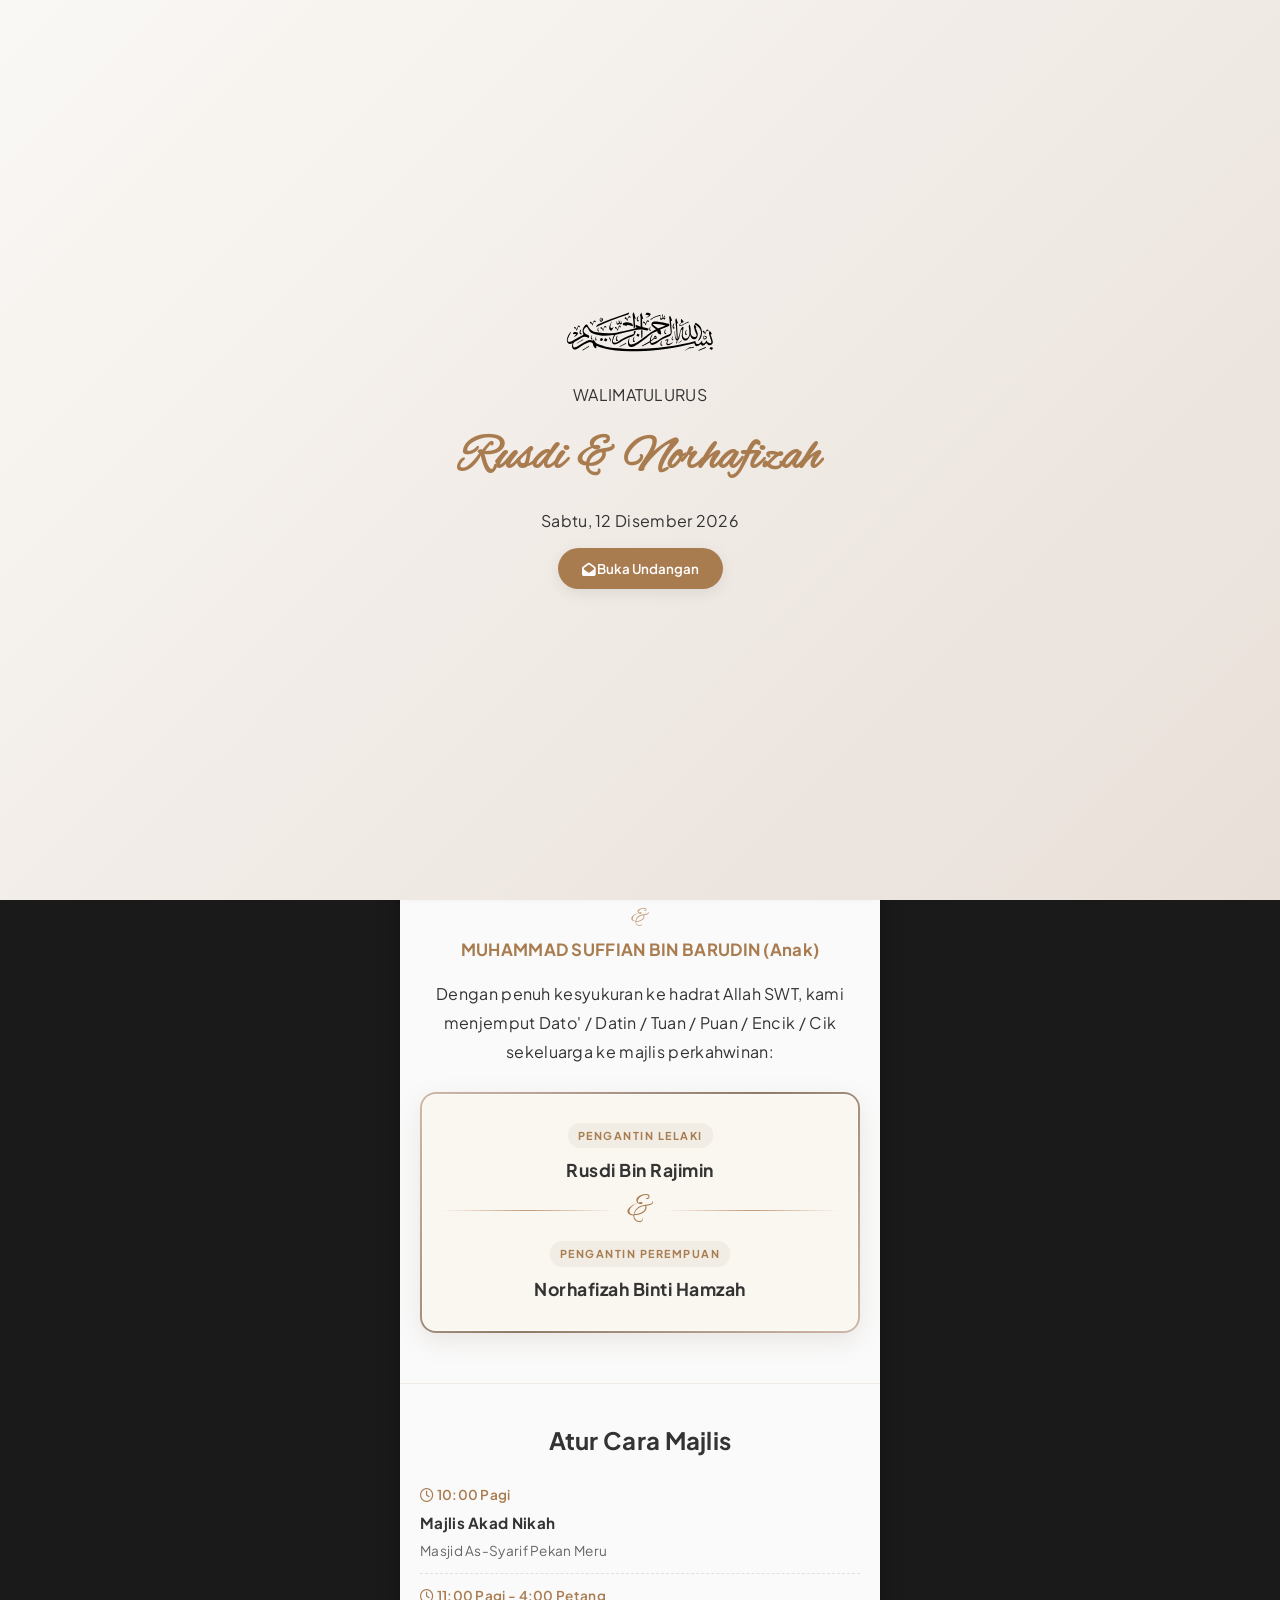
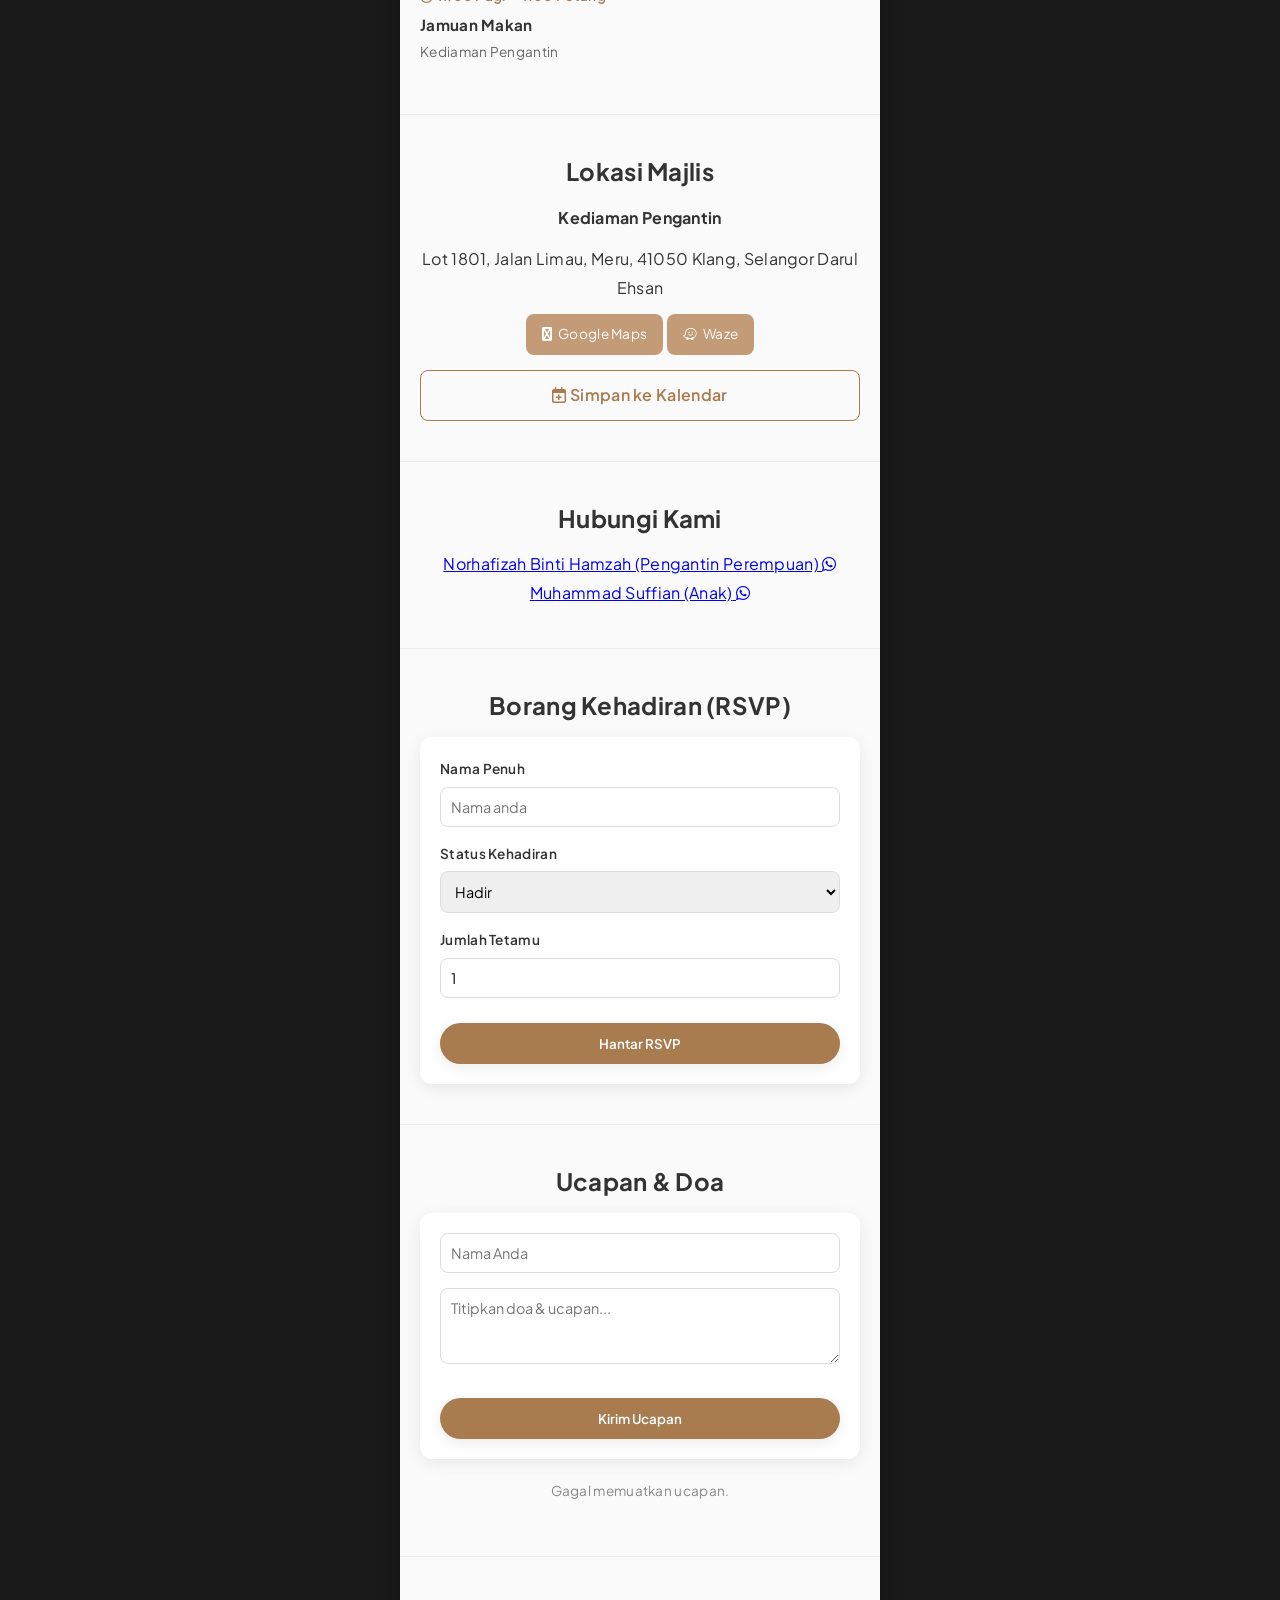
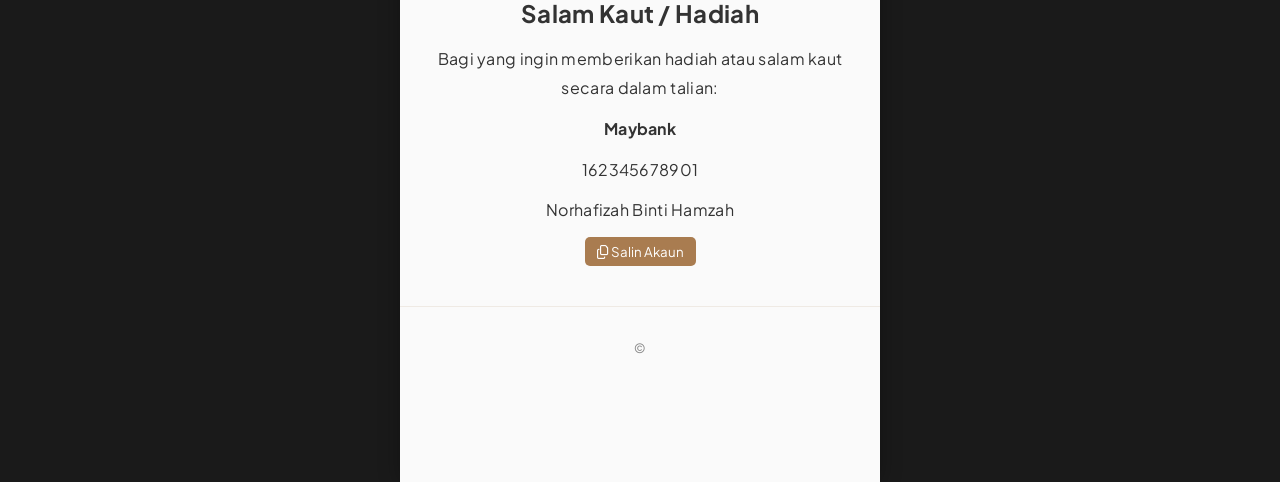
<file: index.html>
<!DOCTYPE html>
<html lang="ms">
<head>
    <meta charset="UTF-8">
    <meta name="viewport" content="width=device-width, initial-scale=1.0, maximum-scale=1.0, user-scalable=no">
    <title id="page-title">Walimatulurus</title>
    <link rel="preconnect" href="https://fonts.googleapis.com">
    <link rel="preconnect" href="https://fonts.gstatic.com" crossorigin>
    <link href="https://fonts.googleapis.com/css2?family=Alex+Brush&family=Plus+Jakarta+Sans:wght@300;400;600;700&display=swap" rel="stylesheet">
    <link rel="stylesheet" href="https://cdnjs.cloudflare.com/ajax/libs/font-awesome/6.4.0/css/all.min.css">
    <link rel="stylesheet" href="./css/style.css">
</head>
<body>

    <div id="cover-overlay" class="cover-overlay">
        <div class="cover-content">
            <img src="./assets/images/bismillah.svg" alt="Bismillah" class="bismillah-img">
            <p class="sub-heading">WALIMATULURUS</p>
            <h1 class="couple-names" id="cover-names"></h1>
            <p class="date-text" id="cover-date"></p>
            <button id="btn-open-card" class="btn-primary">
                <i class="fa-solid fa-envelope-open"></i> Buka Undangan
            </button>
        </div>
    </div>

    <div class="main-wrapper">
        <audio id="wedding-audio" loop preload="auto">
            <source src="./assets/audio/wedding-song.mp3" type="audio/mpeg">
        </audio>
        <button id="music-toggle" class="music-btn spinning">
            <i class="fa-solid fa-music"></i>
        </button>

        <section id="home" class="section hero-section">
            <div class="border-frame">
                <img src="./assets/images/kerawang.svg" class="kerawang top" alt="Decoration">
                <p class="greeting-subtitle">UNDANGAN WALIMATULURUS</p>
                <h1 class="hero-title" id="hero-names"></h1>
                <p class="hero-date"><i class="fa-regular fa-calendar"></i> <span id="hero-date"></span></p>
                <img src="./assets/images/kerawang.svg" class="kerawang bottom" alt="Decoration">
            </div>
        </section>

        <section class="section countdown-section">
            <h2 class="section-title">Hasrat Menghitung Hari</h2>
            <div class="timer-grid" id="timer">
                <div class="time-card"><span id="days">00</span><small>Hari</small></div>
                <div class="time-card"><span id="hours">00</span><small>Jam</small></div>
                <div class="time-card"><span id="minutes">00</span><small>Minit</small></div>
                <div class="time-card"><span id="seconds">00</span><small>Saat</small></div>
            </div>
        </section>

        <!-- Section 1: Undangan Majlis -->
        <section id="invitation" class="section invitation-section">
            <h2 class="section-title">Undangan Majlis</h2>
            
            <div class="invite-hosts">
                <p class="host-names">
                    <strong id="host-father"></strong><br>
                    <span class="and-text">&</span><br>
                    <strong id="host-son"></strong>
                </p>
                
                <p class="invite-text">
                    Dengan penuh kesyukuran ke hadrat Allah SWT, kami menjemput Dato' / Datin / Tuan / Puan / Encik / Cik sekeluarga ke majlis perkahwinan:
                </p>

                <!-- Aesthetic Couple Full Name Box -->
                <div class="couple-card-box">
                    <div class="couple-card-inner">
                        <span class="label-badge">PENGANTIN LELAKI</span>
                        <h3 id="groom-full-name" class="full-name-text"></h3>
                        
                        <div class="ampersand-divider">
                            <span class="line"></span>
                            <span class="ampersand-symbol">&</span>
                            <span class="line"></span>
                        </div>
                        
                        <span class="label-badge">PENGANTIN PEREMPUAN</span>
                        <h3 id="bride-full-name" class="full-name-text"></h3>
                    </div>
                </div>
            </div>
        </section>

        <!-- Section 2: Atur Cara Majlis -->
        <section id="schedule" class="section schedule-section">
            <h2 class="section-title">Atur Cara Majlis</h2>
            <div class="info-card">
                <ul id="tentative-list" class="tentative-list">
                    <!-- Dynamically loaded -->
                </ul>
            </div>
        </section>

        <!-- Section 3: Lokasi Majlis -->
        <section id="location" class="section location-section">
            <h2 class="section-title">Lokasi Majlis</h2>
            <div class="info-card">
                <p><strong id="info-hall"></strong></p>
                <p id="info-address"></p>
                <div class="map-buttons">
                    <a id="link-google" href="#" target="_blank" class="btn-secondary">
                        <i class="fa-map-location-dot fab"></i> Google Maps
                    </a>
                    <a id="link-waze" href="#" target="_blank" class="btn-secondary">
                        <i class="fa-brands fa-waze"></i> Waze
                    </a>
                </div>
            </div>

            <a id="link-calendar" href="#" target="_blank" class="btn-outline">
                <i class="fa-regular fa-calendar-plus"></i> Simpan ke Kalendar
            </a>
        </section>

        <section class="section contact-section">
            <h2 class="section-title">Hubungi Kami</h2>
            <div class="contact-list" id="contact-list-container">
                <!-- Contacts injected via JS -->
            </div>
        </section>

        <section id="rsvp" class="section rsvp-section">
            <h2 class="section-title">Borang Kehadiran (RSVP)</h2>
            <form id="rsvp-form" class="card-form">
                <div class="form-group">
                    <label>Nama Penuh</label>
                    <input type="text" id="rsvp-name" placeholder="Nama anda" required>
                </div>
                <div class="form-group">
                    <label>Status Kehadiran</label>
                    <select id="rsvp-status" required>
                        <option value="Hadir">Hadir</option>
                        <option value="Tidak Hadir">Tidak Hadir</option>
                    </select>
                </div>
                <div class="form-group">
                    <label>Jumlah Tetamu</label>
                    <input type="number" id="rsvp-pax" min="1" max="10" value="1" required>
                </div>
                <button type="submit" class="btn-primary full-width">Hantar RSVP</button>
            </form>
        </section>

        <section id="guestbook" class="section guestbook-section">
            <h2 class="section-title">Ucapan & Doa</h2>
            <form id="guestbook-form" class="card-form">
                <div class="form-group">
                    <input type="text" id="wish-name" placeholder="Nama Anda" required>
                </div>
                <div class="form-group">
                    <textarea id="wish-message" rows="3" placeholder="Titipkan doa & ucapan..." required></textarea>
                </div>
                <button type="submit" class="btn-primary full-width">Kirim Ucapan</button>
            </form>
            <div class="wishes-container" id="wishes-list"></div>
        </section>

        <section class="section gift-section">
            <h2 class="section-title">Salam Kaut / Hadiah</h2>
            <p>Bagi yang ingin memberikan hadiah atau salam kaut secara dalam talian:</p>
            <div class="gift-card">
                <p><strong id="bank-name"></strong></p>
                <p class="account-number" id="bank-acc"></p>
                <p id="bank-holder"></p>
                <button id="btn-copy-acc" class="btn-sm">
                    <i class="fa-regular fa-copy"></i> Salin Akaun
                </button>
            </div>
        </section>

        <footer class="footer">
            <p>&copy; <span id="footer-year"></span></p>
        </footer>
    </div>

    <nav class="bottom-nav">
        <a href="#home" class="nav-item active"><i class="fa-solid fa-house"></i><span>Utama</span></a>
        <a href="#event" class="nav-item"><i class="fa-solid fa-calendar-days"></i><span>Majlis</span></a>
        <a href="#rsvp" class="nav-item"><i class="fa-solid fa-clipboard-user"></i><span>RSVP</span></a>
        <a href="#guestbook" class="nav-item"><i class="fa-solid fa-comment-dots"></i><span>Ucapan</span></a>
    </nav>

    <!-- Load config first, then app -->
    <script src="./js/config.js"></script>
    <script src="./js/app.js"></script>
</body>
</html>
</file>
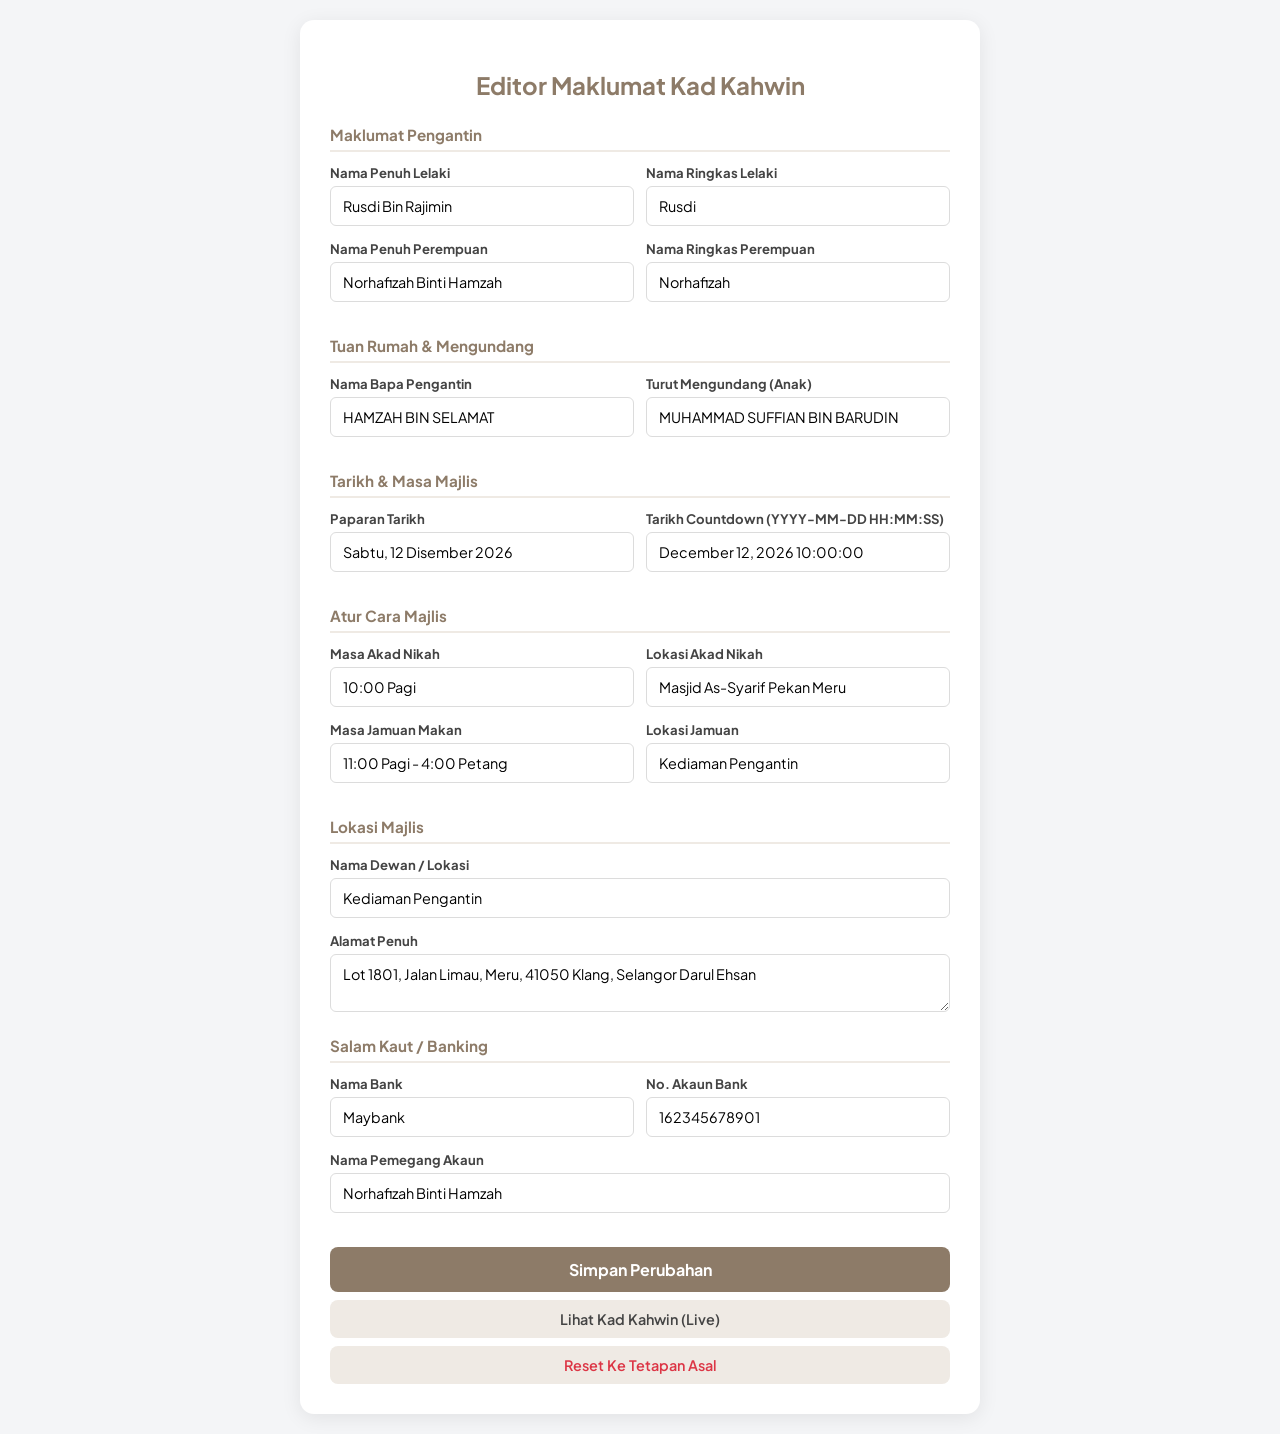
<file: admin.html>
<!DOCTYPE html>
<html lang="ms">
<head>
    <meta charset="UTF-8">
    <meta name="viewport" content="width=device-width, initial-scale=1.0">
    <title>Editor Maklumat Kad Kahwin</title>
    <link href="https://fonts.googleapis.com/css2?family=Plus+Jakarta+Sans:wght@400;600;700&display=swap" rel="stylesheet">
    <style>
        * { box-sizing: border-box; font-family: 'Plus Jakarta Sans', sans-serif; }
        body { background: #F4F5F7; padding: 20px; color: #333; margin: 0; }
        .admin-card { max-width: 680px; margin: auto; background: white; padding: 30px; border-radius: 14px; box-shadow: 0 4px 20px rgba(0,0,0,0.08); }
        h2 { text-align: center; color: #8D7B68; margin-bottom: 25px; }
        .section-header { font-size: 0.95rem; font-weight: 700; color: #8D7B68; border-bottom: 2px solid #EFEAE4; padding-bottom: 6px; margin: 20px 0 12px 0; }
        .form-group { margin-bottom: 14px; }
        label { font-size: 0.82rem; font-weight: 700; display: block; margin-bottom: 5px; color: #444; }
        input, textarea { width: 100%; padding: 10px 12px; border: 1px solid #DCDCDC; border-radius: 6px; font-size: 0.9rem; }
        input:focus, textarea:focus { border-color: #8D7B68; outline: none; }
        .grid-2 { display: grid; grid-template-columns: 1fr 1fr; gap: 12px; }
        .btn-save { width: 100%; background: #8D7B68; color: white; padding: 12px; border: none; border-radius: 8px; font-weight: 700; cursor: pointer; margin-top: 20px; font-size: 1rem; }
        .btn-secondary { width: 100%; background: #EFEAE4; color: #444; padding: 10px; border: none; border-radius: 8px; font-weight: 600; cursor: pointer; margin-top: 8px; text-decoration: none; display: block; text-align: center; font-size: 0.9rem; }
        .status-msg { margin-top: 12px; text-align: center; font-size: 0.88rem; color: #28a745; font-weight: 600; display: none; }
    </style>
</head>
<body>

<div class="admin-card">
    <h2>Editor Maklumat Kad Kahwin</h2>
    <form id="admin-form">

        <div class="section-header">Maklumat Pengantin</div>
        <div class="grid-2">
            <div class="form-group">
                <label>Nama Penuh Lelaki</label>
                <input type="text" id="groomFullName" required>
            </div>
            <div class="form-group">
                <label>Nama Ringkas Lelaki</label>
                <input type="text" id="groom" required>
            </div>
        </div>
        <div class="grid-2">
            <div class="form-group">
                <label>Nama Penuh Perempuan</label>
                <input type="text" id="brideFullName" required>
            </div>
            <div class="form-group">
                <label>Nama Ringkas Perempuan</label>
                <input type="text" id="bride" required>
            </div>
        </div>

        <div class="section-header">Tuan Rumah & Mengundang</div>
        <div class="grid-2">
            <div class="form-group">
                <label>Nama Bapa Pengantin</label>
                <input type="text" id="hostFather" required>
            </div>
            <div class="form-group">
                <label>Turut Mengundang (Anak)</label>
                <input type="text" id="hostSon">
            </div>
        </div>

        <div class="section-header">Tarikh & Masa Majlis</div>
        <div class="grid-2">
            <div class="form-group">
                <label>Paparan Tarikh</label>
                <input type="text" id="dateDisplay" required>
            </div>
            <div class="form-group">
                <label>Tarikh Countdown (YYYY-MM-DD HH:MM:SS)</label>
                <input type="text" id="countdownDate" required>
            </div>
        </div>

        <div class="section-header">Atur Cara Majlis</div>
        <div class="grid-2">
            <div class="form-group">
                <label>Masa Akad Nikah</label>
                <input type="text" id="nikahTime">
            </div>
            <div class="form-group">
                <label>Lokasi Akad Nikah</label>
                <input type="text" id="nikahLoc">
            </div>
        </div>
        <div class="grid-2">
            <div class="form-group">
                <label>Masa Jamuan Makan</label>
                <input type="text" id="receptionTime">
            </div>
            <div class="form-group">
                <label>Lokasi Jamuan</label>
                <input type="text" id="receptionLoc">
            </div>
        </div>

        <div class="section-header">Lokasi Majlis</div>
        <div class="form-group">
            <label>Nama Dewan / Lokasi</label>
            <input type="text" id="hallName" required>
        </div>
        <div class="form-group">
            <label>Alamat Penuh</label>
            <textarea id="hallAddress" rows="2" required></textarea>
        </div>

        <div class="section-header">Salam Kaut / Banking</div>
        <div class="grid-2">
            <div class="form-group">
                <label>Nama Bank</label>
                <input type="text" id="bankName">
            </div>
            <div class="form-group">
                <label>No. Akaun Bank</label>
                <input type="text" id="bankAcc">
            </div>
        </div>
        <div class="form-group">
            <label>Nama Pemegang Akaun</label>
            <input type="text" id="bankHolder">
        </div>

        <button type="submit" class="btn-save">Simpan Perubahan</button>
        <a href="index.html" target="_blank" class="btn-secondary">Lihat Kad Kahwin (Live)</a>
        <button type="button" id="btn-reset" class="btn-secondary" style="color: #dc3545;">Reset Ke Tetapan Asal</button>
        <div id="status" class="status-msg">Maklumat berjaya disimpan!</div>
    </form>
</div>

<script src="./js/config.js"></script>
<script>
    document.addEventListener('DOMContentLoaded', () => {
        const config = getWeddingConfig();

        // Populate fields from config.js
        document.getElementById('groomFullName').value = config.groomFullName || '';
        document.getElementById('groom').value = config.groom || '';
        document.getElementById('brideFullName').value = config.brideFullName || '';
        document.getElementById('bride').value = config.bride || '';
        
        document.getElementById('hostFather').value = config.hostFather || '';
        document.getElementById('hostSon').value = config.hostSon || '';
        
        document.getElementById('dateDisplay').value = config.dateDisplay || '';
        document.getElementById('countdownDate').value = config.countdownDate || '';

        if (config.tentative && config.tentative.length >= 2) {
            document.getElementById('nikahTime').value = config.tentative[0].time || '';
            document.getElementById('nikahLoc').value = config.tentative[0].location || '';
            document.getElementById('receptionTime').value = config.tentative[1].time || '';
            document.getElementById('receptionLoc').value = config.tentative[1].location || '';
        }

        document.getElementById('hallName').value = config.hallName || '';
        document.getElementById('hallAddress').value = config.hallAddress || '';

        document.getElementById('bankName').value = config.bank ? config.bank.name : '';
        document.getElementById('bankAcc').value = config.bank ? config.bank.accountNo : '';
        document.getElementById('bankHolder').value = config.bank ? config.bank.accountHolder : '';

        // Save logic
        document.getElementById('admin-form').addEventListener('submit', (e) => {
            e.preventDefault();

            const updatedConfig = {
                ...config,
                groomFullName: document.getElementById('groomFullName').value,
                groom: document.getElementById('groom').value,
                brideFullName: document.getElementById('brideFullName').value,
                bride: document.getElementById('bride').value,
                shortName: `${document.getElementById('groom').value} & ${document.getElementById('bride').value}`,
                
                hostFather: document.getElementById('hostFather').value,
                hostSon: document.getElementById('hostSon').value,
                
                dateDisplay: document.getElementById('dateDisplay').value,
                countdownDate: document.getElementById('countdownDate').value,
                
                tentative: [
                    {
                        time: document.getElementById('nikahTime').value,
                        event: "Majlis Akad Nikah",
                        location: document.getElementById('nikahLoc').value
                    },
                    {
                        time: document.getElementById('receptionTime').value,
                        event: "Jamuan Makan",
                        location: document.getElementById('receptionLoc').value
                    }
                ],

                hallName: document.getElementById('hallName').value,
                hallAddress: document.getElementById('hallAddress').value,

                bank: {
                    name: document.getElementById('bankName').value,
                    accountNo: document.getElementById('bankAcc').value,
                    accountHolder: document.getElementById('bankHolder').value
                }
            };

            localStorage.setItem('weddingCardConfig', JSON.stringify(updatedConfig));
            
            const status = document.getElementById('status');
            status.style.display = 'block';
            setTimeout(() => status.style.display = 'none', 3000);
        });

        // Reset logic
        document.getElementById('btn-reset').addEventListener('click', () => {
            if (confirm("Adakah anda pasti untuk reset semula maklumat ke asal?")) {
                localStorage.removeItem('weddingCardConfig');
                location.reload();
            }
        });
    });
</script>
</body>
</html>
</file>
<file: css/style.css>
:root {
    /* Paste the colors from your original template here */
    --primary-color: #A97C50; 
    --secondary-color: #C39B77;
    --accent-color: #E2C9B1;
    --bg-color: #FAFAFA;
    --text-color: #333333;
    --white: #FFFFFF;
    --shadow: 0 4px 15px rgba(0,0,0,0.08);
}

* {
    box-sizing: border-box;
    margin: 0;
    padding: 0;
    font-family: 'Plus Jakarta Sans', sans-serif;
    -webkit-tap-highlight-color: transparent;
}

body {
    background-color: #1a1a1a;
    color: var(--text-color);
    display: flex;
    justify-content: center;
    min-height: 100vh;
    /* Improved Line Spacing */
    line-height: 1.8;
    letter-spacing: 0.3px;
}

p {
    /* More space between paragraphs */
    margin-bottom: 12px; 
}

/* Ensure headings have breathing room */
h1, h2, h3 {
    line-height: 1.4;
    margin-bottom: 15px;
}

/* Limit max width to mimic mobile screen view on Desktop */
.main-wrapper {
    width: 100%;
    max-width: 480px;
    background-color: var(--bg-color);
    min-height: 100vh;
    padding-bottom: 80px;
    box-shadow: 0 0 20px rgba(0,0,0,0.3);
    position: relative;
    overflow-x: hidden;
}

/* Cover Overlay */
.cover-overlay {
    position: fixed;
    top: 0;
    left: 0;
    right: 0;
    bottom: 0;
    background: linear-gradient(135deg, #FAF8F5 0%, #E8DFD8 100%);
    z-index: 9999;
    display: flex;
    align-items: center;
    justify-content: center;
    text-align: center;
    padding: 20px;
    transition: opacity 0.8s ease, visibility 0.8s;
}

.cover-overlay.hidden {
    opacity: 0;
    visibility: hidden;
}

.bismillah-img { width: 180px; margin-bottom: 20px; }
.couple-names { font-family: 'Alex Brush', cursive; font-size: 3rem; color: var(--primary-color); margin: 15px 0; }

/* Buttons */
.btn-primary {
    background: var(--primary-color);
    color: var(--white);
    border: none;
    padding: 12px 24px;
    border-radius: 25px;
    font-weight: 600;
    cursor: pointer;
    box-shadow: var(--shadow);
    transition: transform 0.2s;
}

.btn-primary:active { transform: scale(0.97); }
.btn-secondary { background: var(--secondary-color); color: var(--white); text-decoration: none; padding: 8px 16px; border-radius: 8px; font-size: 0.85rem; display: inline-flex; align-items: center; gap: 6px; }
.btn-outline { display: block; border: 1px solid var(--primary-color); color: var(--primary-color); text-align: center; padding: 10px; border-radius: 8px; text-decoration: none; margin-top: 15px; font-weight: 600; }
.btn-sm { background: var(--primary-color); color: white; border: none; padding: 6px 12px; border-radius: 5px; cursor: pointer; }

/* Sections */
/* Uniform Gap & Padding for All Sections */
.section {
    padding: 50px 24px;
    margin: 0;
    border-bottom: 1px solid rgba(141, 123, 104, 0.12);
    text-align: center;
}.section { padding: 40px 20px; text-align: center; border-bottom: 1px solid #EFEAE4; }
.hero-section { padding: 60px 20px; }
.border-frame { border: 2px dashed var(--secondary-color); padding: 30px 15px; border-radius: 15px; }
.hero-title { font-family: 'Alex Brush', cursive; font-size: 3.5rem; color: var(--primary-color); line-height: 1.2; margin: 15px 0; }

/* Timer */
.timer-grid { display: flex; justify-content: center; gap: 10px; margin-top: 20px; }
.time-card { background: var(--white); padding: 12px; border-radius: 10px; min-width: 65px; box-shadow: var(--shadow); }
.time-card span { font-size: 1.4rem; font-weight: 700; color: var(--primary-color); display: block; }
.time-card small { font-size: 0.75rem; color: #777; }

/* Form Controls */
.card-form { background: var(--white); padding: 20px; border-radius: 12px; box-shadow: var(--shadow); text-align: left; }
.form-group { margin-bottom: 15px; }
.form-group label { font-size: 0.85rem; font-weight: 600; display: block; margin-bottom: 5px; }
.form-group input, .form-group select, .form-group textarea {
    width: 100%; padding: 10px; border: 1px solid #DDD; border-radius: 8px; font-size: 0.9rem;
}
.full-width { width: 100%; margin-top: 10px; }

/* Guestbook List */
.wishes-container { margin-top: 20px; text-align: left; max-height: 300px; overflow-y: auto; }
.wish-card { background: var(--white); padding: 12px 15px; border-radius: 8px; margin-bottom: 10px; box-shadow: var(--shadow); }
.wish-author { font-weight: 700; color: var(--primary-color); font-size: 0.9rem; }
.wish-text { font-size: 0.85rem; margin-top: 4px; color: #555; }

/* Floating Music Control */
.music-btn {
    position: fixed;
    top: 20px;
    right: max(20px, calc(50vw - 220px));
    z-index: 99;
    background: var(--primary-color);
    color: white;
    border: none;
    width: 42px;
    height: 42px;
    border-radius: 50%;
    box-shadow: var(--shadow);
    cursor: pointer;
}

.spinning { animation: spin 4s linear infinite; }
@keyframes spin { 100% { transform: rotate(360deg); } }

/* Bottom Dock */
.bottom-nav {
    position: fixed;
    bottom: 0;
    left: 50%;
    transform: translateX(-50%);
    width: 100%;
    max-width: 480px;
    background: var(--white);
    display: flex;
    justify-content: space-around;
    padding: 10px 0;
    box-shadow: 0 -2px 10px rgba(0,0,0,0.05);
    z-index: 1000;
}
.nav-item { text-decoration: none; color: #888; font-size: 0.75rem; display: flex; flex-direction: column; align-items: center; gap: 4px; }
.nav-item.active, .nav-item:hover { color: var(--primary-color); font-weight: 600; }

.footer {
    text-align: center;
    padding: 30px;
    font-size: 0.8rem;
    color: #888;
}

.host-names {
    font-size: 1.05rem;
    color: var(--primary-color);
    margin-bottom: 15px;
    line-height: 1.5;
}

.couple-card-box {
    margin: 25px 0 10px 0;
    padding: 2px;
    background: linear-gradient(135deg, #D0B8A8 0%, #8D7B68 50%, #D0B8A8 100%);
    border-radius: 16px;
    box-shadow: 0 8px 25px rgba(141, 123, 104, 0.15);
}

.label-badge {
    display: inline-block;
    font-size: 0.68rem;
    font-weight: 700;
    letter-spacing: 1.5px;
    color: var(--primary-color);
    background: rgba(141, 123, 104, 0.08);
    padding: 3px 10px;
    border-radius: 12px;
    margin-bottom: 6px;
    text-transform: uppercase;
}

.full-name-text {
    font-size: 1.25rem;
    font-weight: 700;
    color: #2D2722;
    letter-spacing: 0.5px;
    line-height: 1.4;
    margin: 4px 0 12px 0;
}

.ampersand-divider {
    display: flex;
    align-items: center;
    justify-content: center;
    margin: 10px 0;
    gap: 12px;
}

.ampersand-divider .line {
    height: 1px;
    flex: 1;
    background: linear-gradient(90deg, transparent, var(--secondary-color), transparent);
}

.ampersand-symbol {
    font-family: 'Alex Brush', cursive;
    font-size: 2.2rem;
    color: var(--primary-color);
    line-height: 1;
}

/* Host Names Layout */
.host-names {
    font-size: 1.05rem;
    line-height: 1.6;
    color: var(--primary-color);
    margin-bottom: 16px;
}

.and-text {
    font-family: 'Alex Brush', cursive;
    font-size: 1.5rem;
    color: var(--secondary-color);
}
.couple-card-inner {
    background: #FAF6F0;
    padding: 25px 18px;
    border-radius: 14px;
    border: 1px solid rgba(255, 255, 255, 0.8);
    position: relative;
}

.couple-full-names {
    background: #FAF6F0;
    padding: 15px;
    border-radius: 10px;
    margin: 20px 0;
}

.full-name-text {
    font-size: 1.1rem;
    font-weight: 700;
    color: var(--text-color);
    margin: 4px 0;
}

.ampersand-sm {
    font-family: 'Alex Brush', cursive;
    font-size: 1.8rem;
    color: var(--primary-color);
    margin: 0;
}

.tentative-list {
    list-style: none;
    padding: 0;
    margin: 10px 0 0 0;
    text-align: left;
}

.tentative-item {
    padding: 10px 0;
    border-bottom: 1px dashed #E0E0E0;
    display: flex;
    flex-direction: column;
    gap: 2px;
}

.tentative-item:last-child {
    border-bottom: none;
}

.tentative-time {
    font-size: 0.85rem;
    color: var(--primary-color);
    font-weight: 600;
}

.tentative-event {
    font-size: 0.95rem;
}

.tentative-loc {
    font-size: 0.85rem;
    color: #666;
}
</file>
